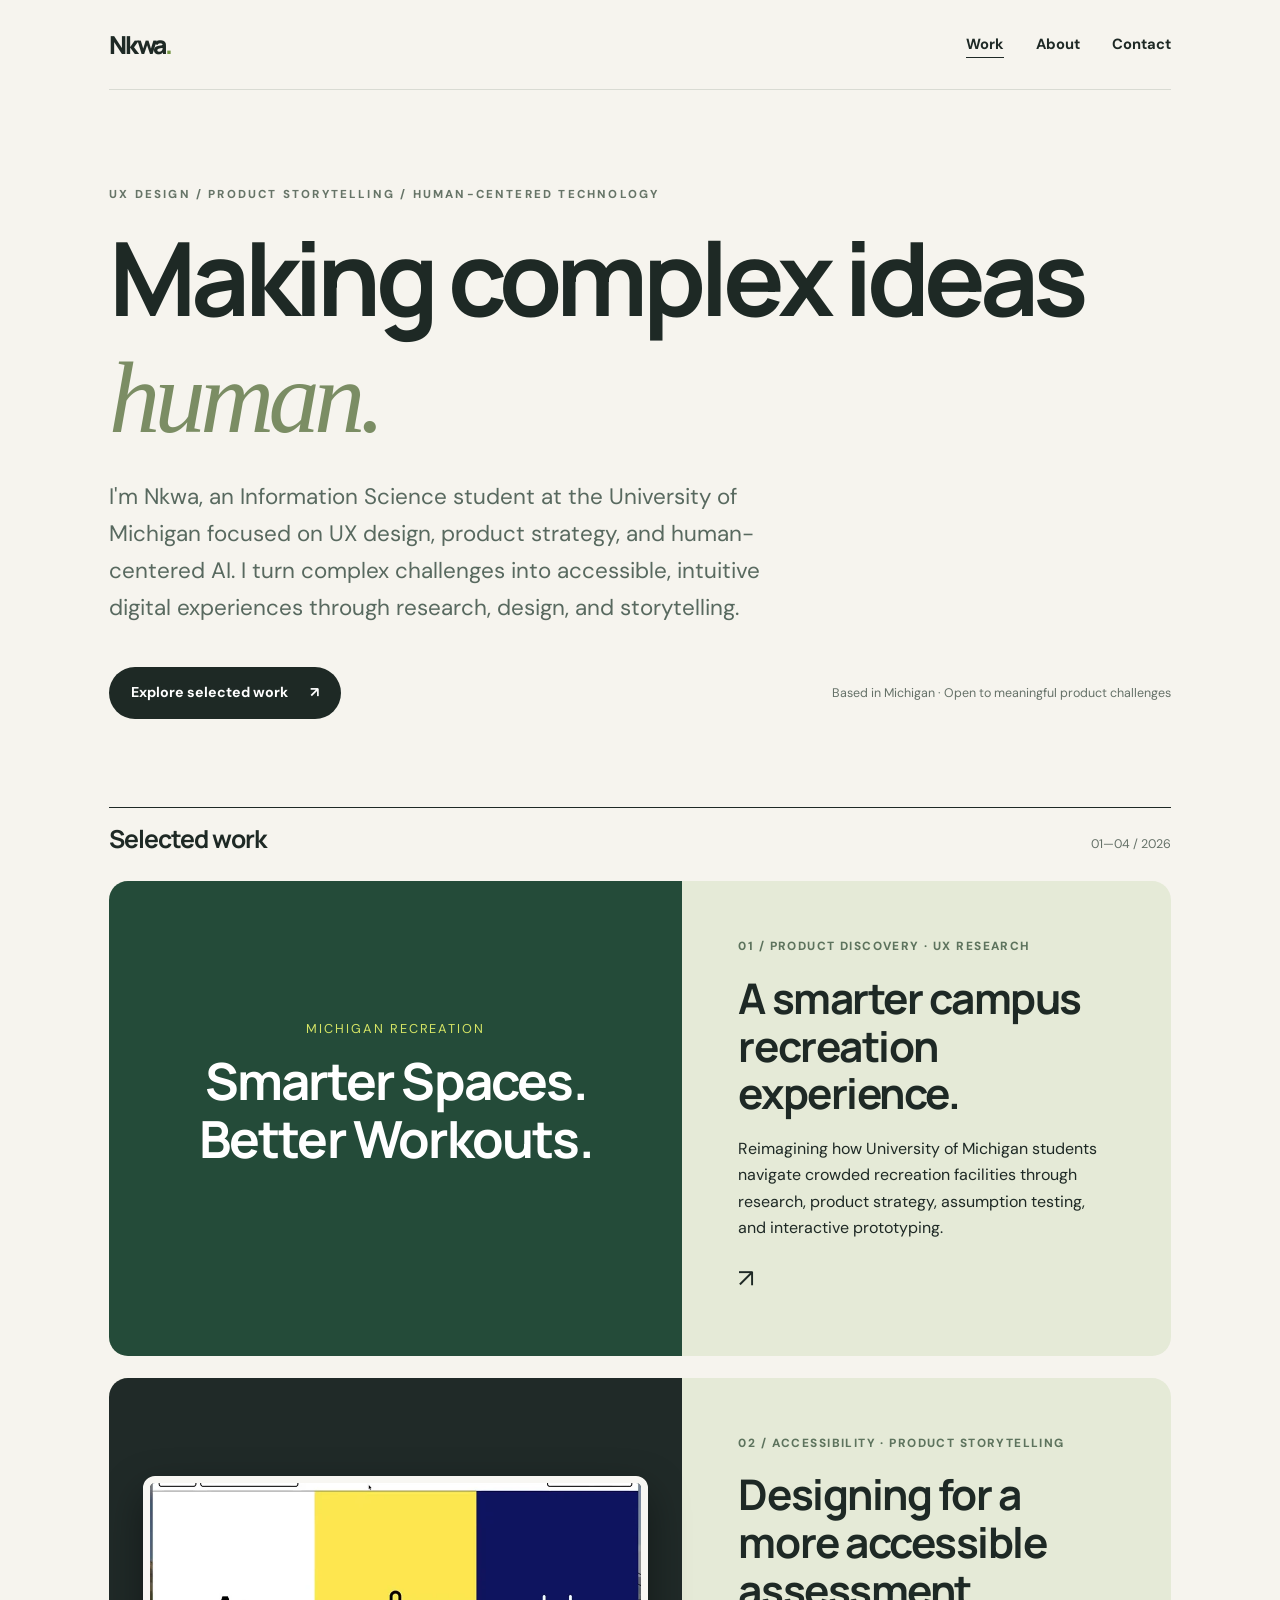
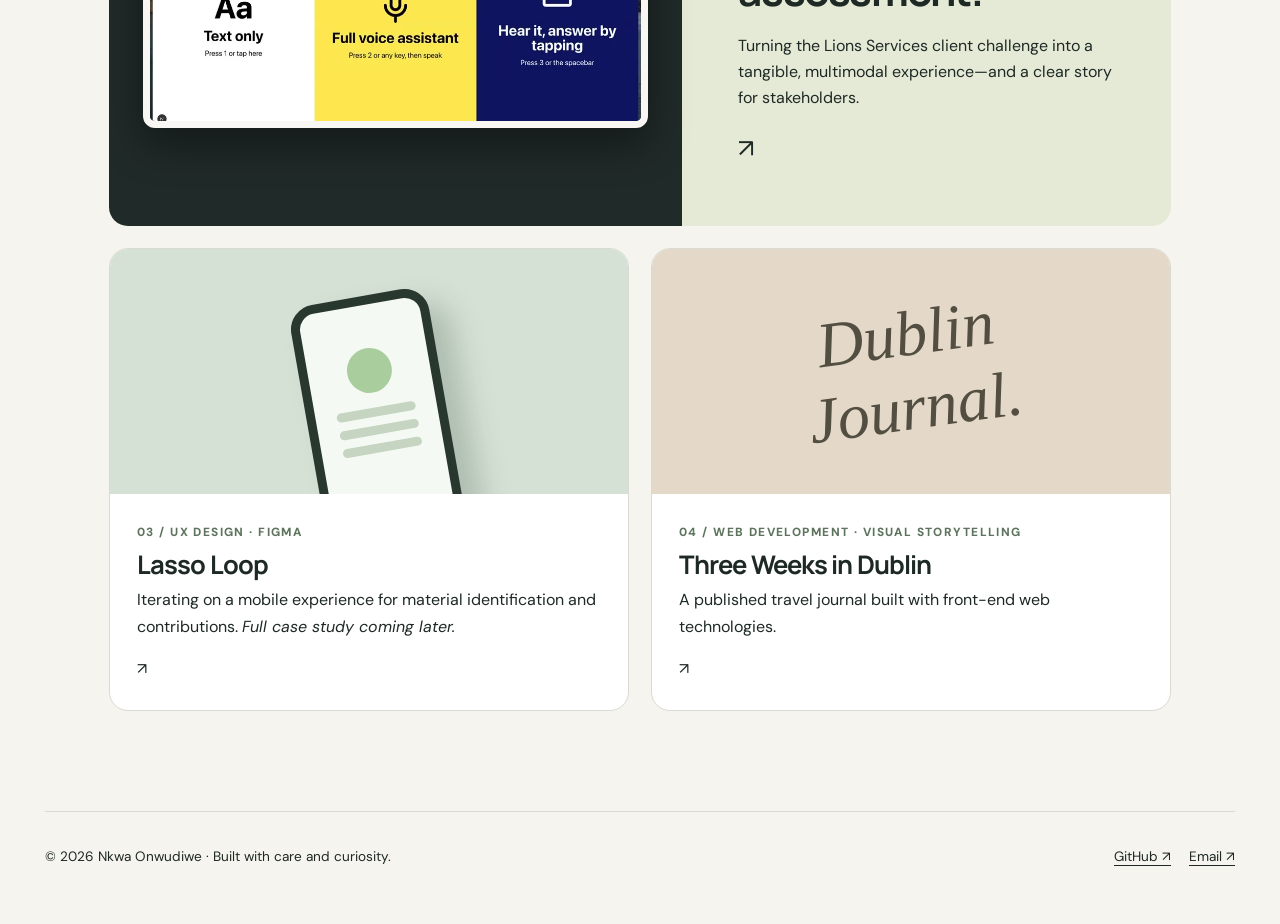
<file: index.html>
<!doctype html><html lang="en"><head><meta charset="utf-8"><meta name="viewport" content="width=device-width, initial-scale=1"><meta name="theme-color" content="#f6f4ee"><meta name="description" content="UX, product storytelling, and technology portfolio of Nkwa Onwudiwe."><title>Selected Work · Nkwa Onwudiwe</title><link rel="stylesheet" href="css/style.css"></head><body><a class="skip" href="#main">Skip to main content</a><header class="wrap"><nav class="nav" aria-label="Main navigation"><a class="logo" href="index.html">Nkwa<span>.</span></a><div class="links"><a href="index.html#work" aria-current="page">Work</a><a href="about.html" >About</a><a href="index.html#contact">Contact</a></div></nav></header><main id="main"><section class="wrap hero"><p class="eyebrow">UX design / product storytelling / human-centered technology</p><h1>Making complex ideas <span class="accent">human.</span></h1><p class="lead">I'm Nkwa, an Information Science student at the University of Michigan focused on UX design, product strategy, and human-centered AI. I turn complex challenges into accessible, intuitive digital experiences through research, design, and storytelling.</p><div class="hero-bottom"><a class="pill-link" href="#work">Explore selected work <span aria-hidden="true">↗</span></a><span class="smallnote">Based in Michigan · Open to meaningful product challenges</span></div></section><section class="wrap project-list" id="work"><div class="section-head"><h2>Selected work</h2><span class="smallnote">01—04 / 2026</span></div><a class="featured" href="projects/michigan-recreation.html" style="margin-bottom:22px;">
  <div class="feat-visual" style="background:#244b39;">
    <div style="color:white; text-align:center; width:100%;">
      <p style="color:#d6e565; font-size:0.8rem; text-transform:uppercase; letter-spacing:0.15em;">Michigan Recreation</p>
      <h3 style="color:white; font-size:clamp(2rem,4vw,3.5rem);">Smarter Spaces.<br>Better Workouts.</h3>
    </div>
  </div>
  <div class="feat-copy">
    <span class="meta">01 / Product Discovery · UX Research</span>
    <h3>A smarter campus recreation experience.</h3>
    <p>Reimagining how University of Michigan students navigate crowded recreation facilities through research, product strategy, assumption testing, and interactive prototyping.</p>
    <span class="arrow" aria-hidden="true">↗</span>
  </div>
</a>
<a class="featured" href="projects/lions-services.html"><div class="feat-visual"><img src="assets/lions/modes.webp" alt="Three interaction options in Team 28's accessibility assessment: text, voice, and spoken prompts with tapping"></div><div class="feat-copy"><span class="meta">02 / Accessibility · Product storytelling</span><h3>Designing for a more accessible assessment.</h3><p>Turning the Lions Services client challenge into a tangible, multimodal experience—and a clear story for stakeholders.</p><span class="arrow" aria-hidden="true">↗</span></div></a><div class="tiles"><a class="tile" href="https://www.figma.com/design/Fqlf8DMB70Qqyl8m7IFtbI/Nkwa---SI-307--Lab-?node-id=665-1067" target="_blank" rel="noopener noreferrer"><div class="tile-art recycling" aria-hidden="true"><div class="fake-phone"><div class="circle"></div><div class="line"></div><div class="line"></div><div class="line"></div></div></div><div class="tile-body"><span class="meta">03 / UX design · Figma</span><h3>Lasso Loop</h3><p>Iterating on a mobile experience for material identification and contributions. <em>Full case study coming later.</em></p><span aria-hidden="true">↗</span></div></a><a class="tile" href="https://onwudiwee.github.io/339_final_project/ai/index.html" target="_blank" rel="noopener noreferrer"><div class="tile-art dublin" aria-hidden="true"><div class="travel">Dublin<br>Journal.</div></div><div class="tile-body"><span class="meta">04 / Web development · Visual storytelling</span><h3>Three Weeks in Dublin</h3><p>A published travel journal built with front-end web technologies.</p><span aria-hidden="true">↗</span></div></a></div></section></main><footer class="wrap foot" id="contact"><span>© 2026 Nkwa Onwudiwe · Built with care and curiosity.</span><span><a href="https://github.com/onwudiwee" target="_blank" rel="noopener noreferrer">GitHub ↗</a><a href="mailto:onwudiwe@umich.edu">Email ↗</a></span></footer><script src="js/main.js" defer></script></body></html>
</file>
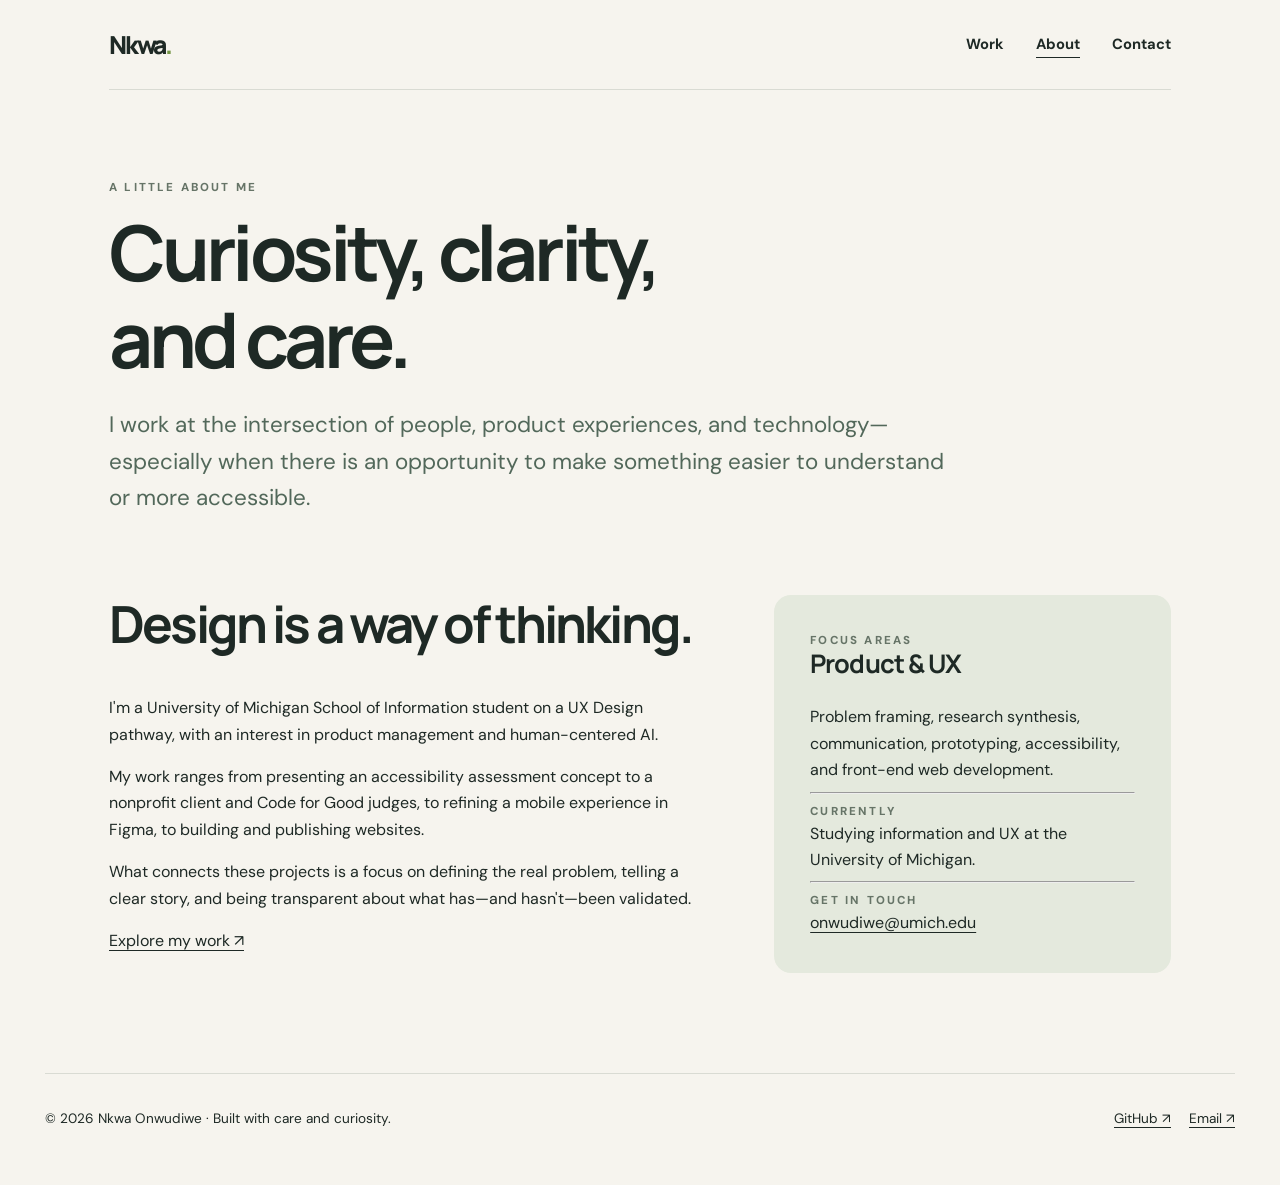
<file: about.html>
<!doctype html><html lang="en"><head><meta charset="utf-8"><meta name="viewport" content="width=device-width, initial-scale=1"><meta name="theme-color" content="#f6f4ee"><meta name="description" content="About Nkwa: UX design, product storytelling, and human-centered technology."><title>About · Nkwa Onwudiwe</title><link rel="stylesheet" href="css/style.css"></head><body><a class="skip" href="#main">Skip to main content</a><header class="wrap"><nav class="nav" aria-label="Main navigation"><a class="logo" href="index.html">Nkwa<span>.</span></a><div class="links"><a href="index.html#work" >Work</a><a href="about.html" aria-current="page">About</a><a href="index.html#contact">Contact</a></div></nav></header><main id="main"><section class="wrap page-hero"><p class="eyebrow">A little about me</p><h1>Curiosity, clarity,<br>and care.</h1><p class="case-lead">I work at the intersection of people, product experiences, and technology—especially when there is an opportunity to make something easier to understand or more accessible.</p></section><section class="wrap about-grid"><div><h2>Design is a way of thinking.</h2><p>I'm a University of Michigan School of Information student on a UX Design pathway, with an interest in product management and human-centered AI.</p><p>My work ranges from presenting an accessibility assessment concept to a nonprofit client and Code for Good judges, to refining a mobile experience in Figma, to building and publishing websites.</p><p>What connects these projects is a focus on defining the real problem, telling a clear story, and being transparent about what has—and hasn't—been validated.</p><p><a href="index.html#work">Explore my work ↗</a></p></div><aside class="about-card"><p class="eyebrow">Focus areas</p><h3>Product & UX</h3><p>Problem framing, research synthesis, communication, prototyping, accessibility, and front-end web development.</p><hr><p class="eyebrow">Currently</p><p>Studying information and UX at the University of Michigan.</p><hr><p class="eyebrow">Get in touch</p><p><a href="mailto:onwudiwe@umich.edu">onwudiwe@umich.edu</a></p></aside></section></main><footer class="wrap foot" id="contact"><span>© 2026 Nkwa Onwudiwe · Built with care and curiosity.</span><span><a href="https://github.com/onwudiwee" target="_blank" rel="noopener noreferrer">GitHub ↗</a><a href="mailto:onwudiwe@umich.edu">Email ↗</a></span></footer><script src="js/main.js" defer></script></body></html>
</file>
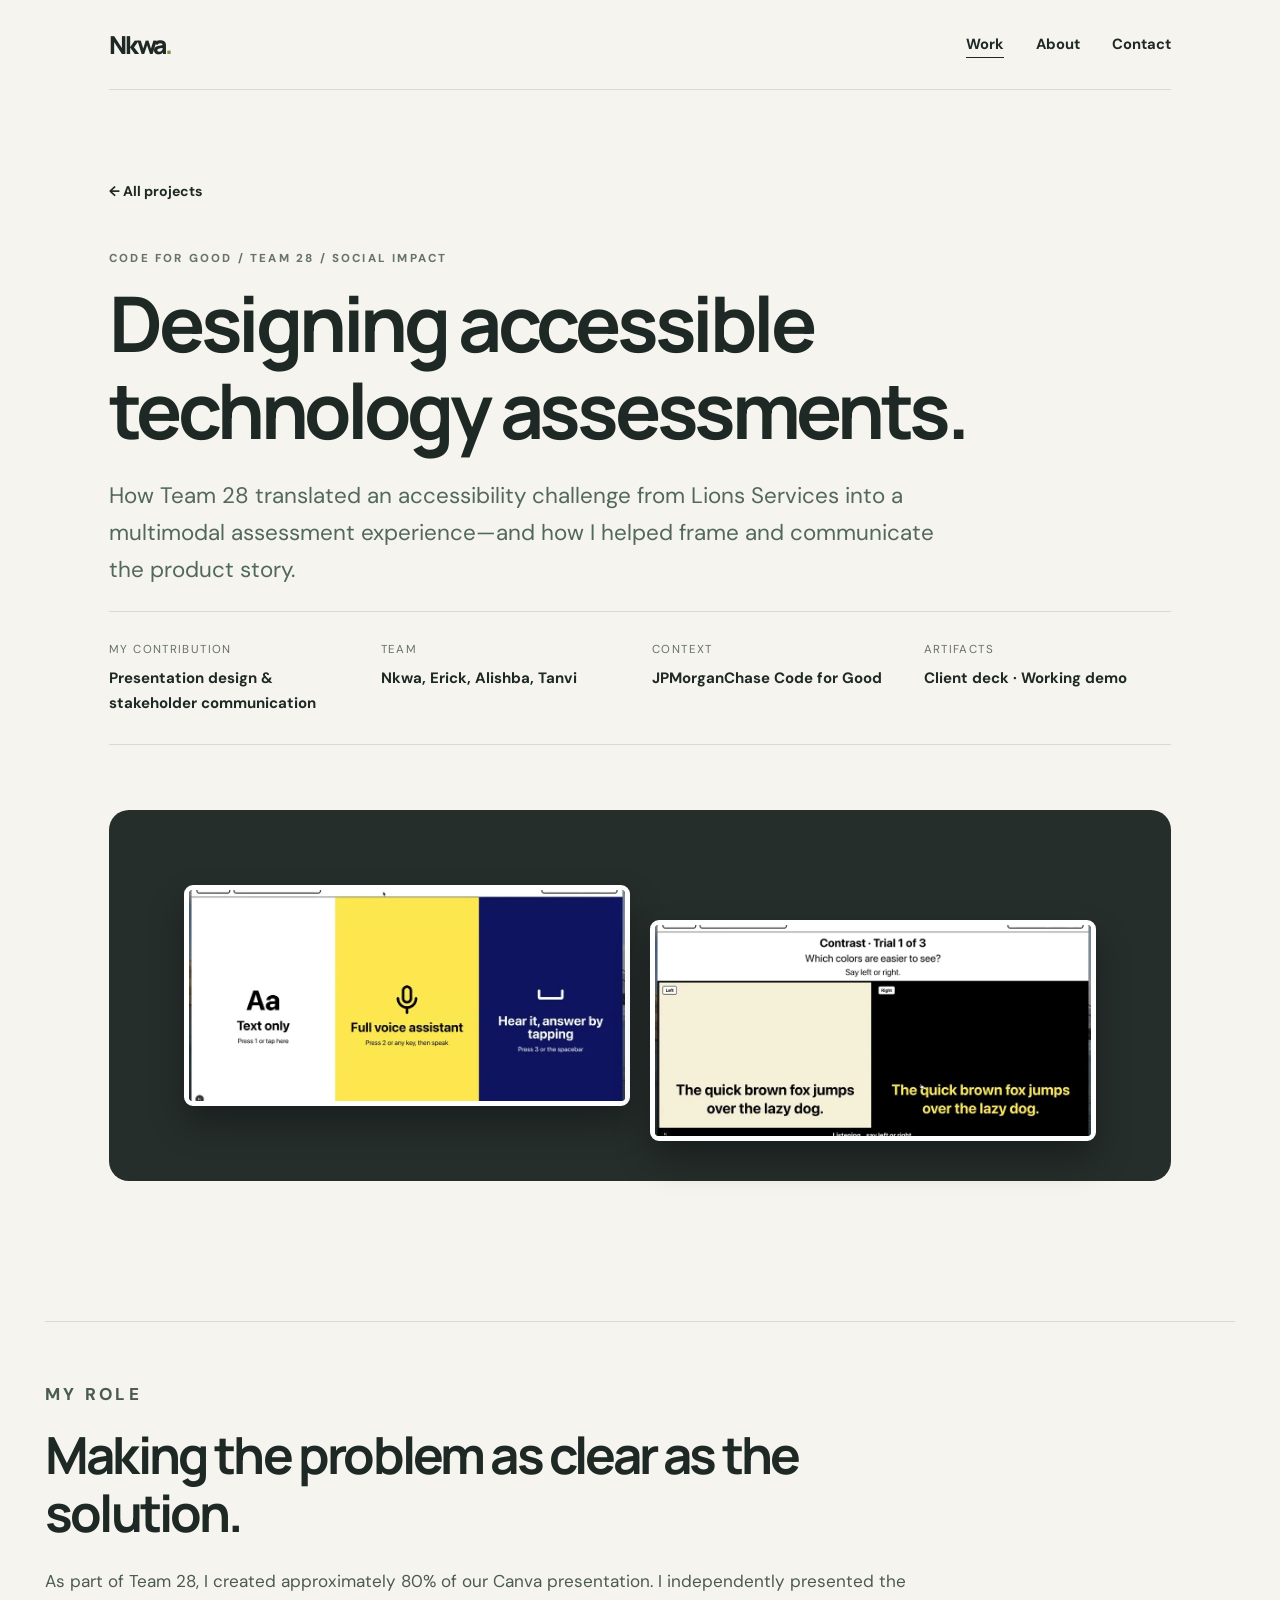
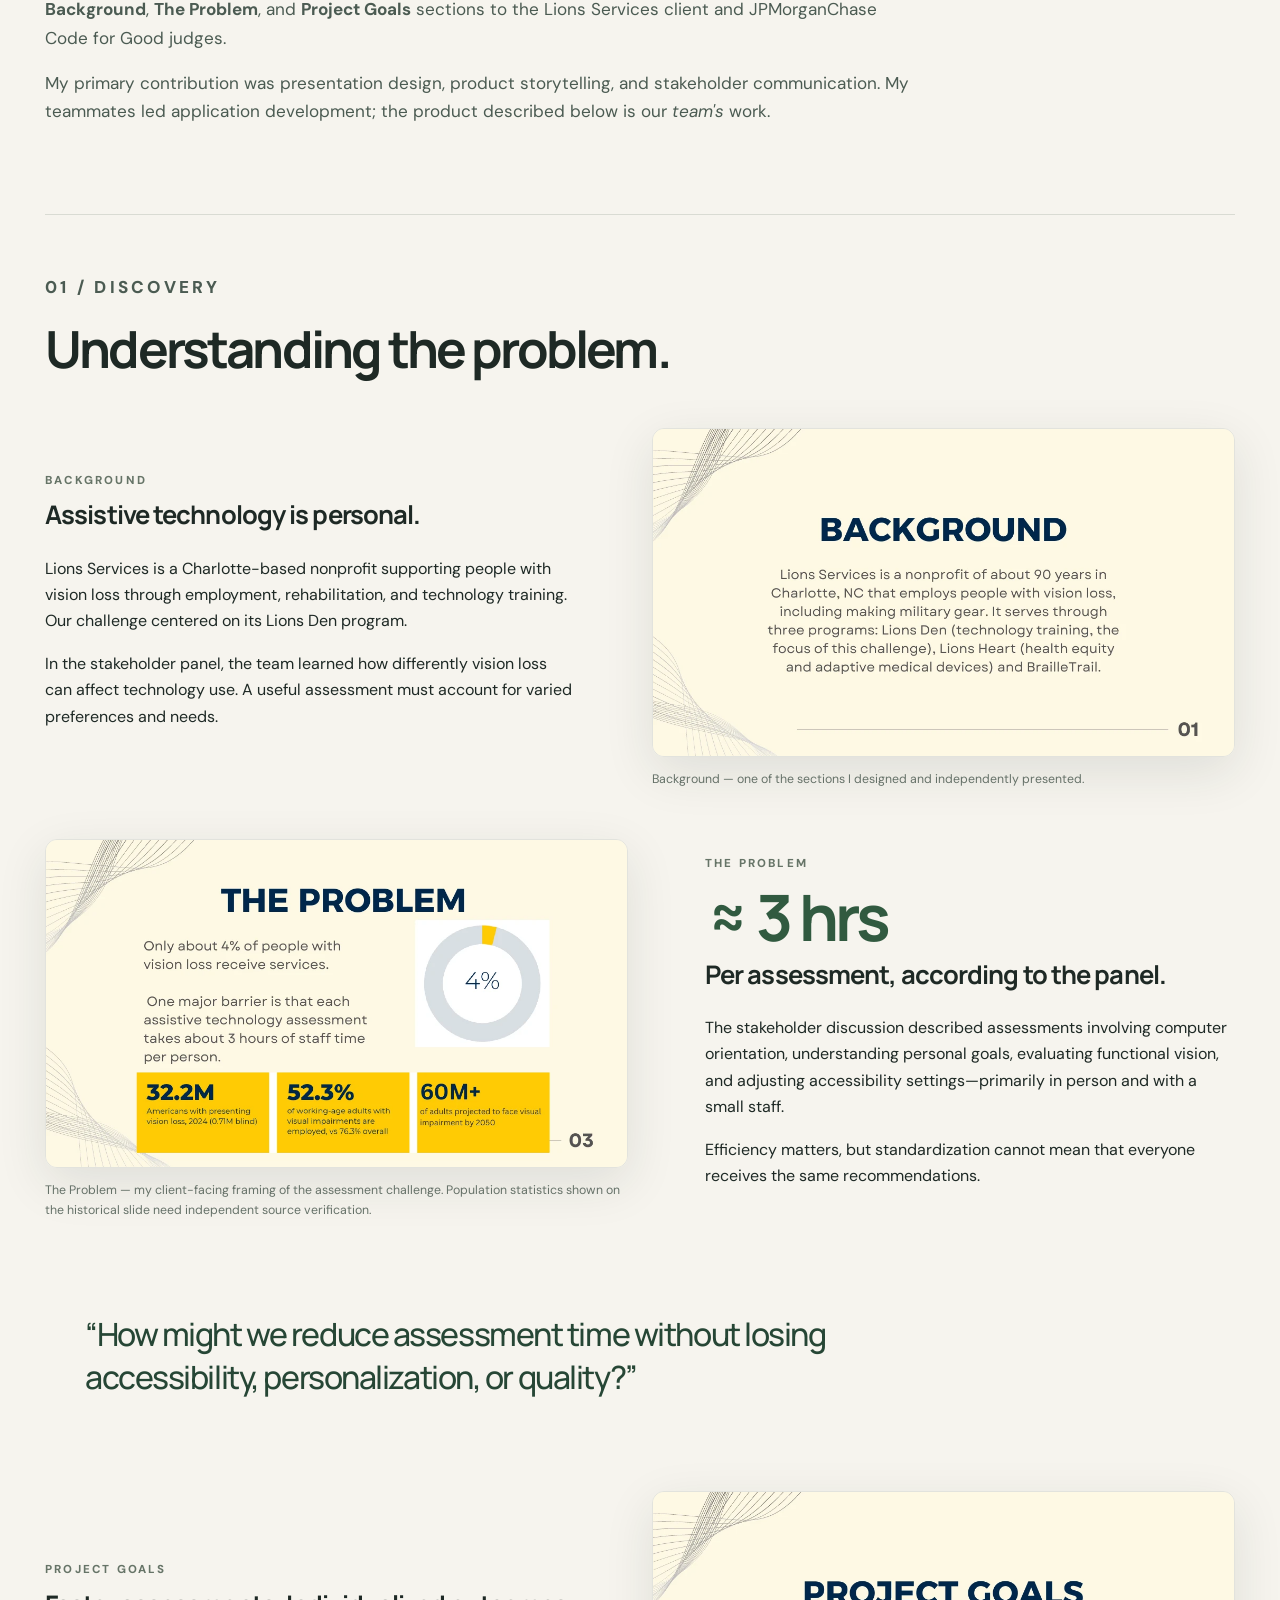
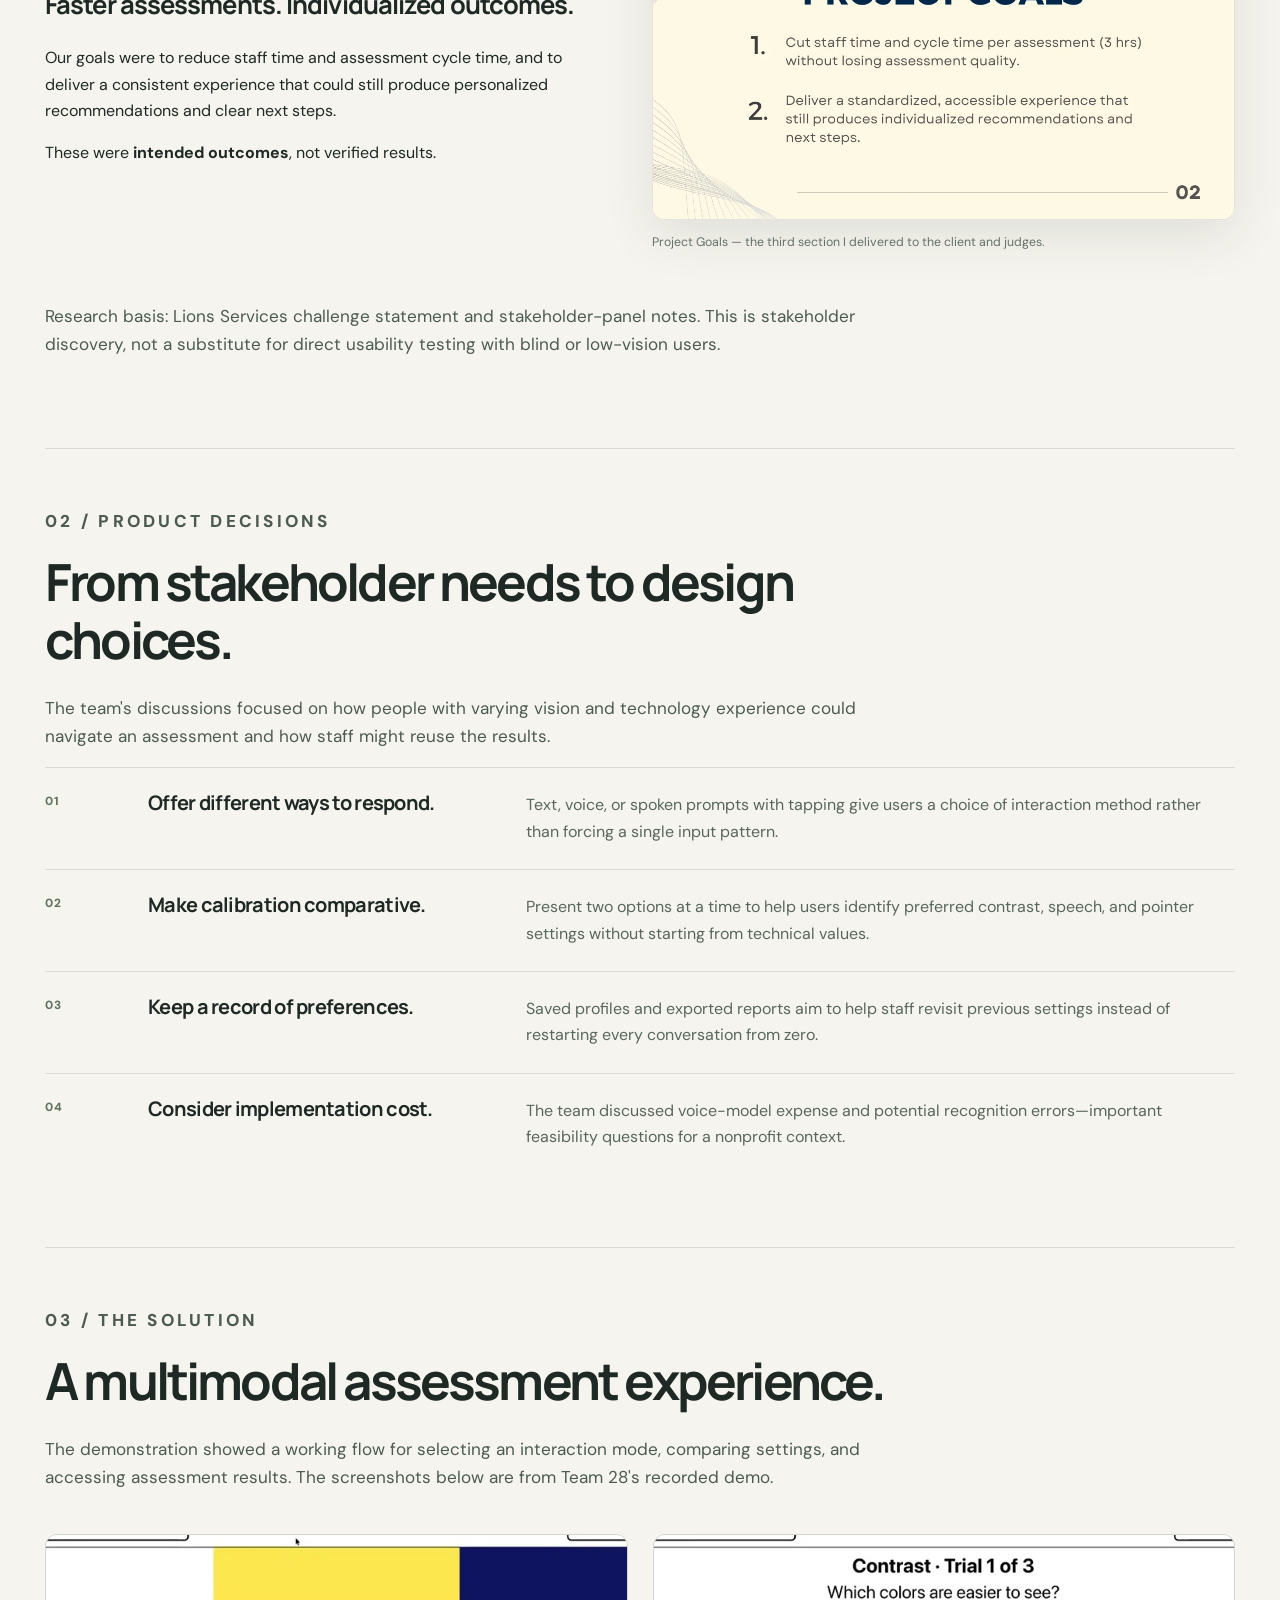
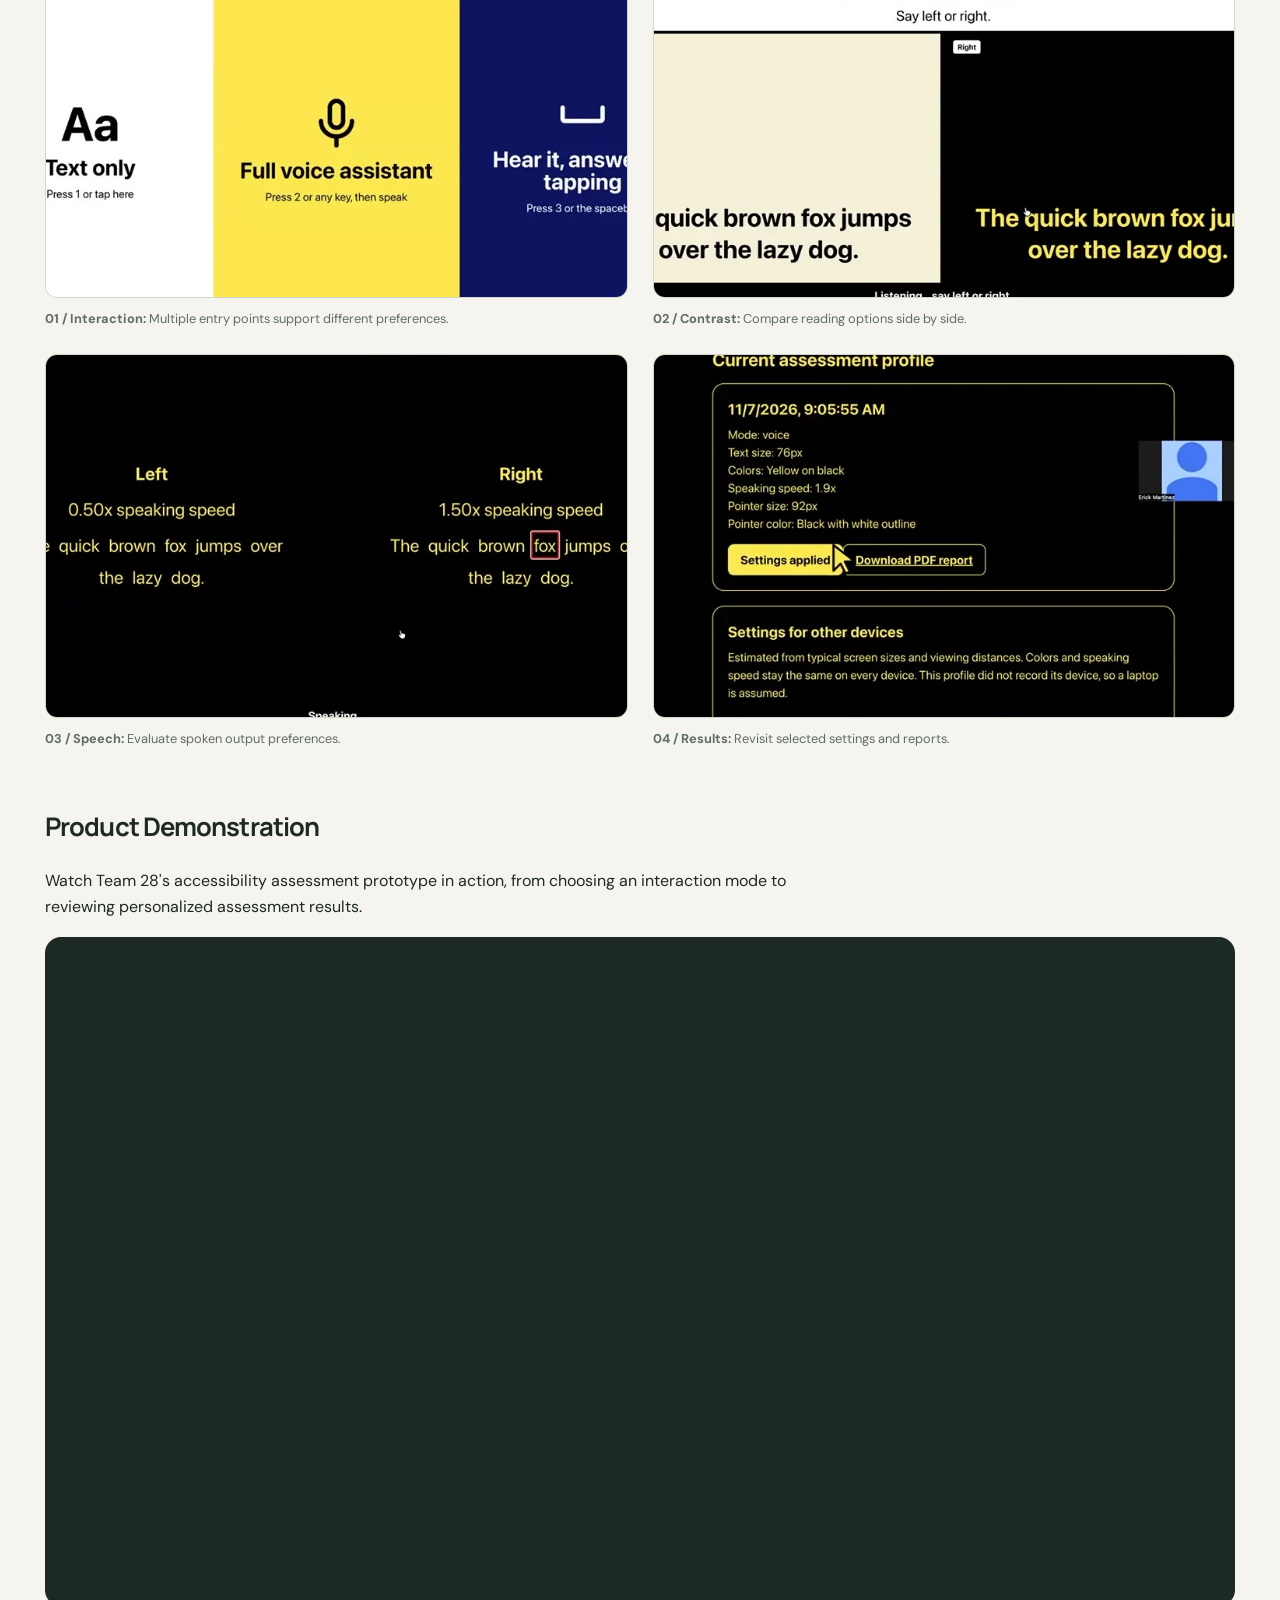
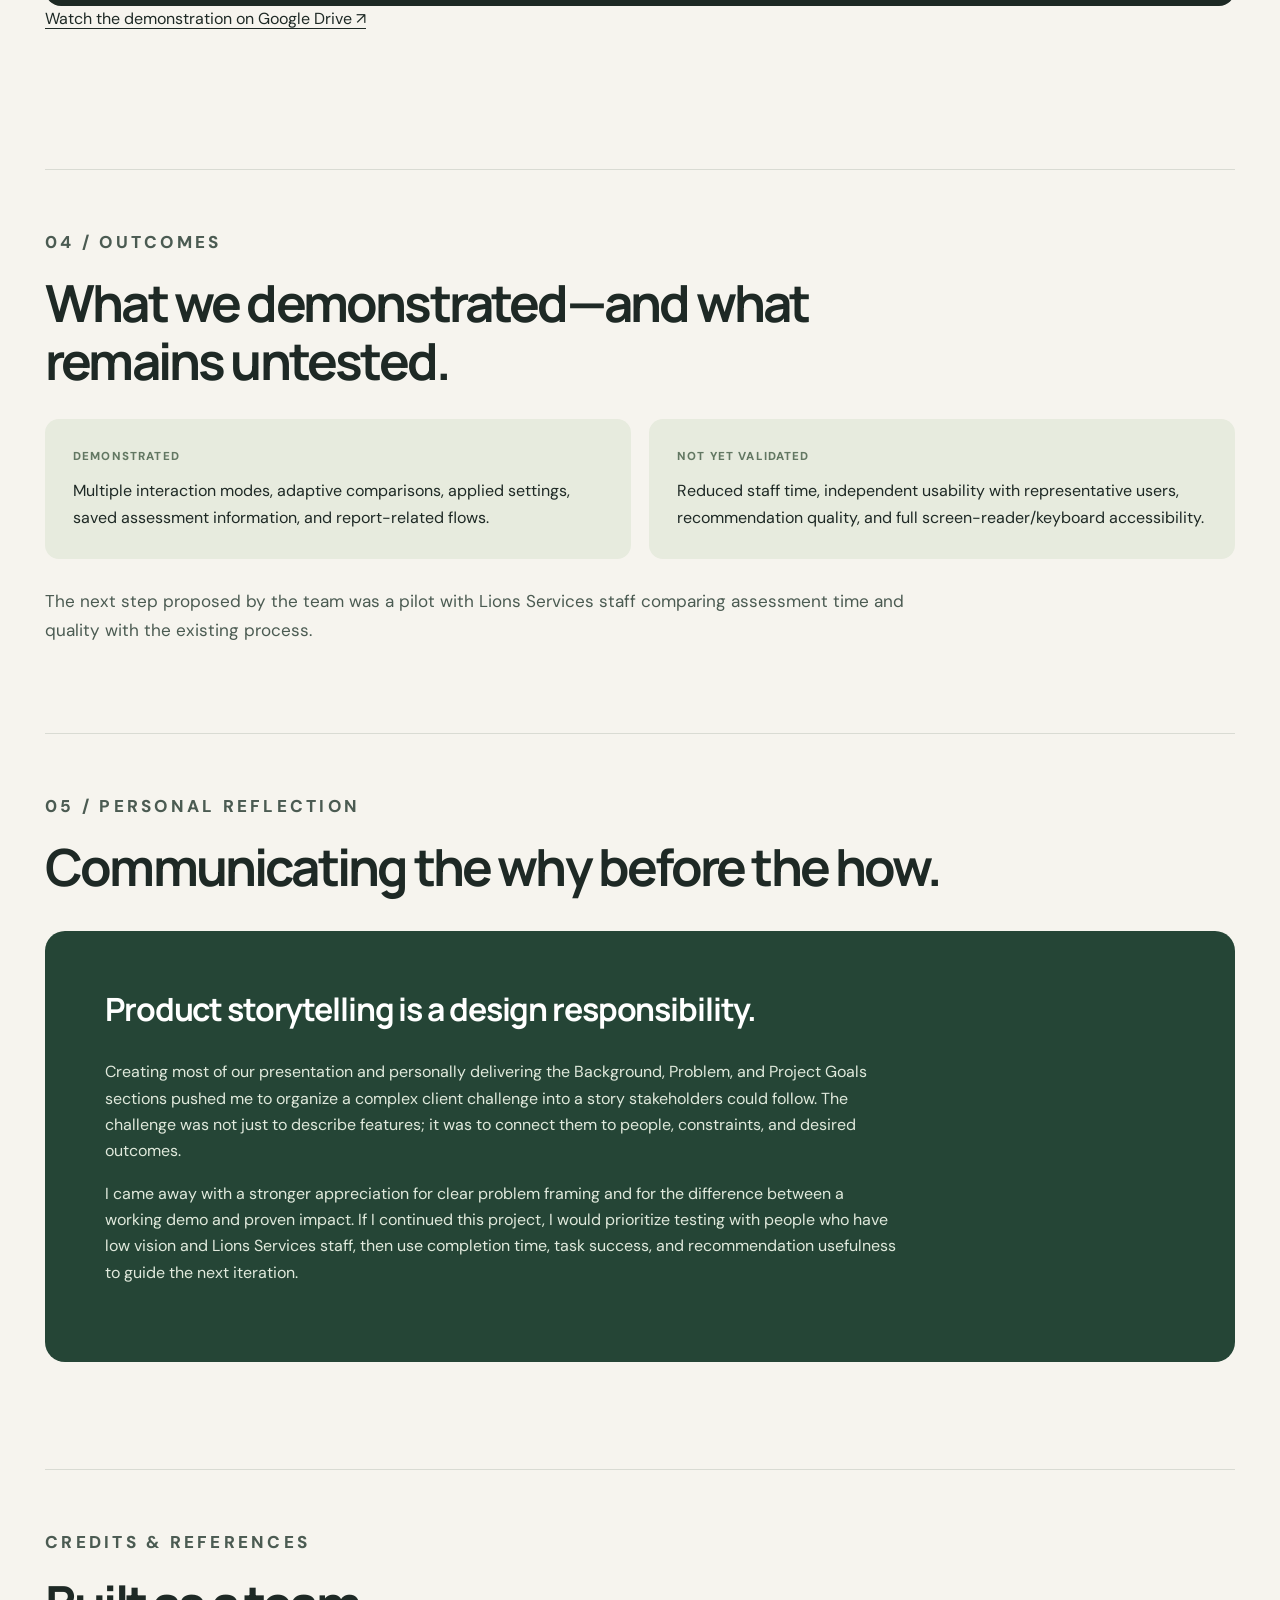
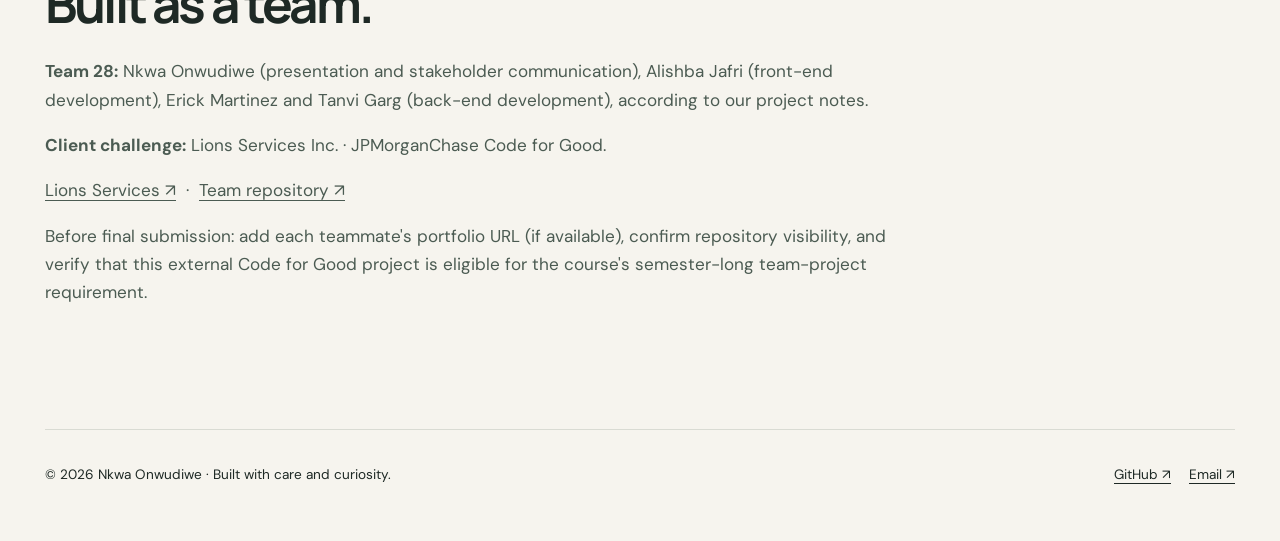
<file: projects/lions-services.html>
<!doctype html><html lang="en"><head><meta charset="utf-8"><meta name="viewport" content="width=device-width, initial-scale=1"><meta name="theme-color" content="#f6f4ee"><meta name="description" content="A Code for Good case study on accessible assistive technology assessments."><title>Lions Services Case Study · Nkwa Onwudiwe</title><link rel="stylesheet" href="../css/style.css"></head><body><a class="skip" href="#main">Skip to main content</a><header class="wrap"><nav class="nav" aria-label="Main navigation"><a class="logo" href="../index.html">Nkwa<span>.</span></a><div class="links"><a href="../index.html#work" aria-current="page">Work</a><a href="../about.html" >About</a><a href="../index.html#contact">Contact</a></div></nav></header><main id="main"><section class="wrap page-hero"><a class="back" href="../index.html#work">← All projects</a><p class="eyebrow" style="margin-top:45px">Code for Good / Team 28 / Social impact</p><h1>Designing accessible technology assessments.</h1><p class="case-lead">How Team 28 translated an accessibility challenge from Lions Services into a multimodal assessment experience—and how I helped frame and communicate the product story.</p><div class="case-meta"><div><span>My contribution</span><strong>Presentation design & stakeholder communication</strong></div><div><span>Team</span><strong>Nkwa, Erick, Alishba, Tanvi</strong></div><div><span>Context</span><strong>JPMorganChase Code for Good</strong></div><div><span>Artifacts</span><strong>Client deck · Working demo</strong></div></div><div class="case-hero-art"><img src="../assets/lions/modes.webp" alt="Assessment landing view offering text-only, full voice, and voice-and-tapping modes"><img src="../assets/lions/contrast.webp" alt="Contrast comparison exercise with two high-contrast reading options"></div></section>
<section class="wrap case-section"><p class="eyebrow">My role</p><h2>Making the problem as clear as the solution.</h2><p>As part of Team 28, I created approximately 80% of our Canva presentation. I independently presented the <strong>Background</strong>, <strong>The Problem</strong>, and <strong>Project Goals</strong> sections to the Lions Services client and JPMorganChase Code for Good judges.</p><p>My primary contribution was presentation design, product storytelling, and stakeholder communication. My teammates led application development; the product described below is our <em>team's</em> work.</p></section>
<section class="wrap case-section"><p class="eyebrow">01 / Discovery</p><h2>Understanding the problem.</h2><div class="split"><div><p class="eyebrow">Background</p><h3>Assistive technology is personal.</h3><p>Lions Services is a Charlotte-based nonprofit supporting people with vision loss through employment, rehabilitation, and technology training. Our challenge centered on its Lions Den program.</p><p>In the stakeholder panel, the team learned how differently vision loss can affect technology use. A useful assessment must account for varied preferences and needs.</p></div><figure class="figure"><img class="slide" src="../assets/lions/background.webp" alt="Background slide from Team 28 presentation introducing Lions Services and its programs"><figcaption>Background — one of the sections I designed and independently presented.</figcaption></figure></div><div class="split reverse"><figure class="figure"><img class="slide" src="../assets/lions/problem.webp" alt="The Problem slide mentioning low service reach, approximately three-hour assessments, and the potential scale of visual impairment"><figcaption>The Problem — my client-facing framing of the assessment challenge. Population statistics shown on the historical slide need independent source verification.</figcaption></figure><div><p class="eyebrow">The problem</p><div class="stat">≈ 3 hrs</div><h3>Per assessment, according to the panel.</h3><p>The stakeholder discussion described assessments involving computer orientation, understanding personal goals, evaluating functional vision, and adjusting accessibility settings—primarily in person and with a small staff.</p><p>Efficiency matters, but standardization cannot mean that everyone receives the same recommendations.</p></div></div><blockquote class="pullquote">“How might we reduce assessment time without losing accessibility, personalization, or quality?”</blockquote><div class="split"><div><p class="eyebrow">Project goals</p><h3>Faster assessments. Individualized outcomes.</h3><p>Our goals were to reduce staff time and assessment cycle time, and to deliver a consistent experience that could still produce personalized recommendations and clear next steps.</p><p>These were <strong>intended outcomes</strong>, not verified results.</p></div><figure class="figure"><img class="slide" src="../assets/lions/goals.webp" alt="Project Goals slide describing efficiency without losing quality and a standardized but individualized accessible experience"><figcaption>Project Goals — the third section I delivered to the client and judges.</figcaption></figure></div><p class="smallnote">Research basis: Lions Services challenge statement and stakeholder-panel notes. This is stakeholder discovery, not a substitute for direct usability testing with blind or low-vision users.</p></section>
<section class="wrap case-section"><p class="eyebrow">02 / Product decisions</p><h2>From stakeholder needs to design choices.</h2><p>The team's discussions focused on how people with varying vision and technology experience could navigate an assessment and how staff might reuse the results.</p><div class="decision"><span class="meta">01</span><h3>Offer different ways to respond.</h3><p>Text, voice, or spoken prompts with tapping give users a choice of interaction method rather than forcing a single input pattern.</p></div><div class="decision"><span class="meta">02</span><h3>Make calibration comparative.</h3><p>Present two options at a time to help users identify preferred contrast, speech, and pointer settings without starting from technical values.</p></div><div class="decision"><span class="meta">03</span><h3>Keep a record of preferences.</h3><p>Saved profiles and exported reports aim to help staff revisit previous settings instead of restarting every conversation from zero.</p></div><div class="decision"><span class="meta">04</span><h3>Consider implementation cost.</h3><p>The team discussed voice-model expense and potential recognition errors—important feasibility questions for a nonprofit context.</p></div></section>
<section class="wrap case-section"><p class="eyebrow">03 / The solution</p><h2>A multimodal assessment experience.</h2><p>The demonstration showed a working flow for selecting an interaction mode, comparing settings, and accessing assessment results. The screenshots below are from Team 28's recorded demo.</p><div class="gallery"><figure><img src="../assets/lions/modes.webp" alt="Three input options: text-only, full voice assistant, and spoken prompts with tapping" loading="lazy"><figcaption><strong>01 / Interaction:</strong> Multiple entry points support different preferences.</figcaption></figure><figure><img src="../assets/lions/contrast.webp" alt="Two panels display the same sentence in different contrast and background color combinations" loading="lazy"><figcaption><strong>02 / Contrast:</strong> Compare reading options side by side.</figcaption></figure><figure><img src="../assets/lions/speech.webp" alt="Two comparison choices for slower and faster speech settings on a dark interface" loading="lazy"><figcaption><strong>03 / Speech:</strong> Evaluate spoken output preferences.</figcaption></figure><figure><img src="../assets/lions/profile.webp" alt="Saved assessment profile shows a summary of selected settings" loading="lazy"><figcaption><strong>04 / Results:</strong> Revisit selected settings and reports.</figcaption></figure></div>
<section class="demo-section" aria-labelledby="demo-title">
  <h3 id="demo-title">Product Demonstration</h3>

  <p>
    Watch Team 28's accessibility assessment prototype
    in action, from choosing an interaction mode to
    reviewing personalized assessment results.
  </p>

  <div class="video-container">
    <iframe
      src="https://drive.google.com/file/d/1YCQ5pZJlxZCaA0_NI73P3H9Tfv1JHZZw/preview"
      title="Lions Services accessibility assessment demo"
      allow="autoplay; fullscreen"
      allowfullscreen
      loading="lazy">
    </iframe>
  </div>

  <p>
    <a href="https://drive.google.com/file/d/1YCQ5pZJlxZCaA0_NI73P3H9Tfv1JHZZw/view"
       target="_blank" rel="noopener noreferrer">
      Watch the demonstration on Google Drive ↗
    </a>
  </p>
</section>
</section>
<section class="wrap case-section"><p class="eyebrow">04 / Outcomes</p><h2>What we demonstrated—and what remains untested.</h2><div class="outcomes"><div class="outcome"><span>Demonstrated</span><p>Multiple interaction modes, adaptive comparisons, applied settings, saved assessment information, and report-related flows.</p></div><div class="outcome"><span>Not yet validated</span><p>Reduced staff time, independent usability with representative users, recommendation quality, and full screen-reader/keyboard accessibility.</p></div></div><p style="margin-top:28px">The next step proposed by the team was a pilot with Lions Services staff comparing assessment time and quality with the existing process.</p></section>
<section class="wrap case-section"><p class="eyebrow">05 / Personal reflection</p><h2>Communicating the why before the how.</h2><div class="reflection"><h3>Product storytelling is a design responsibility.</h3><p>Creating most of our presentation and personally delivering the Background, Problem, and Project Goals sections pushed me to organize a complex client challenge into a story stakeholders could follow. The challenge was not just to describe features; it was to connect them to people, constraints, and desired outcomes.</p><p>I came away with a stronger appreciation for clear problem framing and for the difference between a working demo and proven impact. If I continued this project, I would prioritize testing with people who have low vision and Lions Services staff, then use completion time, task success, and recommendation usefulness to guide the next iteration.</p></div></section>
<section class="wrap case-section credits"><p class="eyebrow">Credits & references</p><h2>Built as a team.</h2><p><strong>Team 28:</strong> Nkwa Onwudiwe (presentation and stakeholder communication), Alishba Jafri (front-end development), Erick Martinez and Tanvi Garg (back-end development), according to our project notes.</p><p><strong>Client challenge:</strong> Lions Services Inc. · JPMorganChase Code for Good.</p><p><a href="https://lionsservices.org/" target="_blank" rel="noopener noreferrer">Lions Services ↗</a> &nbsp;·&nbsp; <a href="https://github.com/cfgcolumbus26/Team-28" target="_blank" rel="noopener noreferrer">Team repository ↗</a></p><p class="smallnote">Before final submission: add each teammate's portfolio URL (if available), confirm repository visibility, and verify that this external Code for Good project is eligible for the course's semester-long team-project requirement.</p></section></main><footer class="wrap foot" id="contact"><span>© 2026 Nkwa Onwudiwe · Built with care and curiosity.</span><span><a href="https://github.com/onwudiwee" target="_blank" rel="noopener noreferrer">GitHub ↗</a><a href="mailto:onwudiwe@umich.edu">Email ↗</a></span></footer><script src="../js/main.js" defer></script></body></html>
</file>
<file: css/style.css>
@import url('https://fonts.googleapis.com/css2?family=DM+Sans:wght@400;500;600;700&family=Manrope:wght@400;500;600;700;800&display=swap');
:root{--paper:#f6f4ee;--ink:#1e2925;--sub:#657168;--line:#d9dbd3;--acid:#d6e565;--forest:#244b39;--white:#fff;--radius:19px}*{box-sizing:border-box}html{scroll-behavior:smooth}body{margin:0;background:var(--paper);color:var(--ink);font-family:'DM Sans',sans-serif;line-height:1.65}a{color:inherit}a:focus-visible,button:focus-visible{outline:3px solid #759b50;outline-offset:4px}img{max-width:100%;display:block}h1,h2,h3,h4,p{margin-top:0}h1,h2,h3{font-family:Manrope,sans-serif;letter-spacing:-.055em;line-height:1.13}h1{font-size:clamp(3.1rem,8vw,7.7rem);font-weight:700}h2{font-size:clamp(2.1rem,4vw,4.1rem)}h3{font-size:clamp(1.25rem,2vw,1.7rem);letter-spacing:-.035em}p{max-width:72ch}a{text-decoration-thickness:1px;text-underline-offset:4px}.wrap{max-width:1190px;margin:auto;padding-left:clamp(22px,5vw,70px);padding-right:clamp(22px,5vw,70px)}.nav{height:90px;display:flex;align-items:center;justify-content:space-between;gap:20px;border-bottom:1px solid var(--line)}.logo{font:800 1.55rem Manrope,sans-serif;letter-spacing:-.09em;text-decoration:none}.logo span{color:#759746}.links{display:flex;gap:clamp(15px,2.5vw,33px);align-items:center}.links a{text-decoration:none;font-size:.92rem;font-weight:700}.links a:hover,.links a[aria-current=page]{text-decoration:underline;text-underline-offset:8px}.eyebrow{font-size:.72rem;text-transform:uppercase;letter-spacing:.19em;font-weight:800;color:#667467}.hero{padding-top:95px;padding-bottom:88px}.hero h1{max-width:1000px;margin:16px 0 24px}.hero .accent{font-style:italic;font-weight:500;font-family:Georgia,serif;color:#7b8d64}.lead{font-size:clamp(1.05rem,1.8vw,1.4rem);color:#58695f;max-width:690px;line-height:1.65}.hero-bottom{display:flex;justify-content:space-between;align-items:center;margin-top:40px;gap:25px}.pill-link{display:inline-flex;gap:22px;align-items:center;background:var(--ink);color:white;border-radius:100px;padding:14px 22px;text-decoration:none;font-weight:700;font-size:.89rem}.pill-link:hover{background:var(--forest)}.smallnote{font-size:.78rem;color:var(--sub)}.section-head{display:flex;align-items:baseline;justify-content:space-between;gap:16px;border-top:1px solid var(--ink);padding-top:17px;margin-bottom:27px}.section-head h2{font-size:1.55rem;letter-spacing:-.04em;margin:0}.project-list{padding-bottom:100px}.featured{display:grid;grid-template-columns:1.08fr .92fr;min-height:390px;border-radius:var(--radius);background:#e5ead7;overflow:hidden;text-decoration:none;transition:transform .2s}.featured:hover,.tile:hover{transform:translateY(-4px)}.feat-visual{position:relative;min-height:390px;background:#202a28;display:flex;align-items:center;padding:34px}.feat-visual img{width:100%;box-shadow:0 16px 40px #0006;border:7px solid #f8f7f3;border-radius:12px}.feat-copy{padding:clamp(28px,5vw,56px);display:flex;flex-direction:column;justify-content:center}.meta{font-size:.74rem;font-weight:800;letter-spacing:.12em;text-transform:uppercase;color:#5d735d}.feat-copy h3{font-size:clamp(2rem,3.3vw,3.7rem);margin:18px 0}.arrow{font-size:1.6rem}.tiles{display:grid;grid-template-columns:1fr 1fr;gap:22px;margin-top:22px}.tile{border:1px solid var(--line);border-radius:var(--radius);overflow:hidden;text-decoration:none;transition:transform .2s;background:#fff}.tile-art{height:245px;display:flex;align-items:center;justify-content:center;position:relative;overflow:hidden}.tile-art.recycling{background:#d6e1d6}.fake-phone{width:140px;height:240px;background:#f5f9f3;border:9px solid #29382f;border-radius:25px;transform:rotate(-10deg) translateY(45px);padding:18px 12px;box-shadow:20px 18px 28px #3a524440}.fake-phone .circle{width:45px;height:45px;border-radius:100%;background:#a9cd9d;margin:25px auto 15px}.fake-phone .line{height:9px;border-radius:10px;background:#c6d5c2;margin:9px}.tile-art.dublin{background:#e4d9c8}.travel{font:italic 4rem Georgia,serif;color:#534e42;transform:rotate(-8deg);text-align:center}.tile-body{padding:24px 27px 28px}.tile-body h3{margin:7px 0}.foot{border-top:1px solid var(--line);padding:34px 0 55px;display:flex;justify-content:space-between;gap:20px;font-size:.85rem}.foot a{margin-left:18px}.page-hero{padding-top:88px;padding-bottom:55px}.page-hero h1{font-size:clamp(2.8rem,6vw,6rem);margin:12px 0 24px}.case-lead{max-width:850px;font-size:clamp(1.06rem,1.8vw,1.4rem);color:#52685a}.case-meta{display:grid;grid-template-columns:repeat(4,1fr);gap:24px;padding:28px 0;border-top:1px solid var(--line);border-bottom:1px solid var(--line);margin:20px 0 65px}.case-meta strong{display:block;font-size:.94rem}.case-meta span{display:block;font-size:.72rem;color:var(--sub);text-transform:uppercase;letter-spacing:.12em;margin-bottom:7px}.case-hero-art{background:#262e2c;border-radius:20px;padding:clamp(25px,7vw,75px);margin-bottom:85px;display:grid;grid-template-columns:1fr 1fr;gap:20px;align-items:center}.case-hero-art img{width:100%;border-radius:9px;border:5px solid white;box-shadow:0 18px 35px #0005}.case-hero-art img:nth-child(2){transform:translateY(35px)}.case-section{padding:58px 0 72px;border-top:1px solid var(--line)}.case-section>.eyebrow{margin-bottom:18px}.case-section h2{max-width:900px;margin:0 0 25px}.case-section>p{font-size:1.07rem;color:#4b5b52}.split{display:grid;grid-template-columns:1fr 1.1fr;gap:clamp(30px,6vw,90px);align-items:center;margin:50px 0}.split.reverse{grid-template-columns:1.1fr 1fr}.slide{width:100%;border-radius:12px;box-shadow:0 15px 50px #1f30261b;border:1px solid #e2e3dd}.figure{margin:0}.figure figcaption{font-size:.77rem;color:var(--sub);margin-top:12px}.stat{font:700 clamp(2.4rem,5vw,4.8rem) Manrope,sans-serif;letter-spacing:-.06em;line-height:1;color:#315a40;margin-bottom:12px}.pullquote{font:500 clamp(1.4rem,2.5vw,2.35rem) Manrope,sans-serif;letter-spacing:-.045em;line-height:1.35;max-width:900px;padding:42px 0;color:#264635}.decision{border-top:1px solid var(--line);padding:24px 0;display:grid;grid-template-columns:80px 1fr 2fr;gap:23px}.decision h3{font-size:1.25rem;margin:0}.decision p{margin:0;color:#58675d}.gallery{display:grid;grid-template-columns:1fr 1fr;gap:25px;margin-top:43px}.gallery figure{margin:0}.gallery img{width:100%;border-radius:12px;aspect-ratio: 16/10;object-fit:cover;border:1px solid #d0d5cd}.gallery figcaption{font-size:.8rem;color:#5e6e63;margin-top:10px}.outcomes{display:grid;grid-template-columns:1fr 1fr;gap:18px;margin-top:30px}.outcome{background:#e7ebde;padding:28px;border-radius:14px}.outcome span{display:block;font-weight:800;font-size:.72rem;text-transform:uppercase;letter-spacing:.1em;color:#627762;margin-bottom:12px}.outcome p{margin:0}.reflection{background:#254536;color:#fff;border-radius:20px;padding:clamp(27px,5vw,60px);margin:35px 0}.reflection h3{font-size:2rem}.reflection p{color:#e0e9dc}.credits{padding-bottom:105px}.muted{color:var(--sub)}.back{font-size:.88rem;font-weight:700;text-decoration:none}.placeholder{border:1px dashed #a9b5a7;padding:24px;border-radius:12px;background:#eff2e9;color:#536252}.about-grid{display:grid;grid-template-columns:1.2fr .8fr;gap:70px;padding-bottom:100px}.about-card{border-radius:17px;background:#e4e9dd;padding:36px}.about-card p{margin-bottom:0}.skip{position:absolute;left:-1000px;top:10px;background:white;padding:10px}.skip:focus{left:10px;z-index:10}@media(max-width:760px){.nav{height:74px}.links{gap:13px}.links a{font-size:.79rem}.hero{padding-top:65px;padding-bottom:65px}.hero-bottom{align-items:start;flex-direction:column}.featured,.tiles,.split,.split.reverse,.about-grid,.case-hero-art,.gallery,.outcomes{grid-template-columns:1fr}.feat-visual{min-height:265px}.case-hero-art img:nth-child(2){transform:none}.case-meta{grid-template-columns:repeat(2,1fr)}.decision{grid-template-columns:42px 1fr;gap:12px}.decision p{grid-column:2}.foot{flex-direction:column}.foot a:first-child{margin-left:0}.tile-art{height:180px}}@media(prefers-reduced-motion:reduce){html{scroll-behavior:auto}*,*:before,*:after{transition:none!important}}

.video-container {
  width: 100%;
  aspect-ratio: 16 / 9;
  overflow: hidden;
  border-radius: 16px;
  background: #1d2924;
}

.video-container iframe {
  display: block;
  width: 100%;
  height: 100%;
  border: 0;
}

.demo-section {
  margin-block: 4rem;
}
</file>
